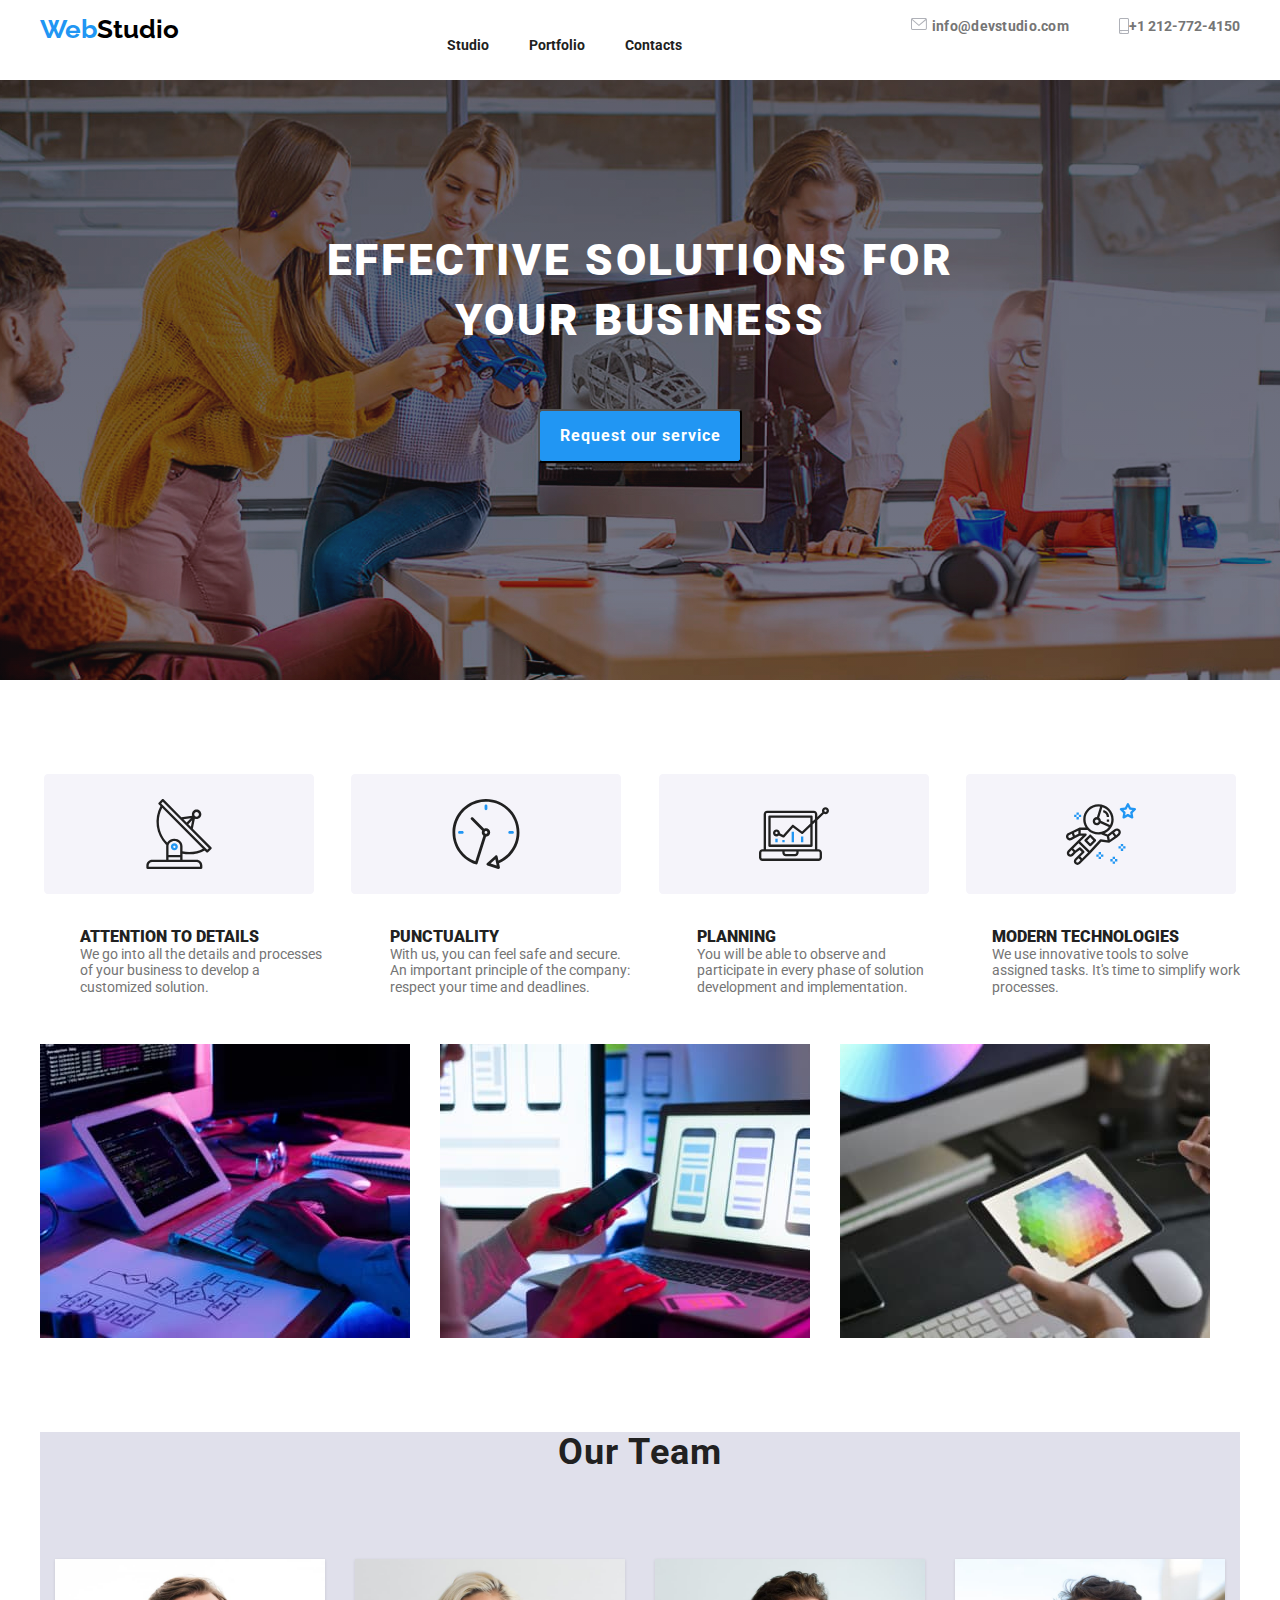
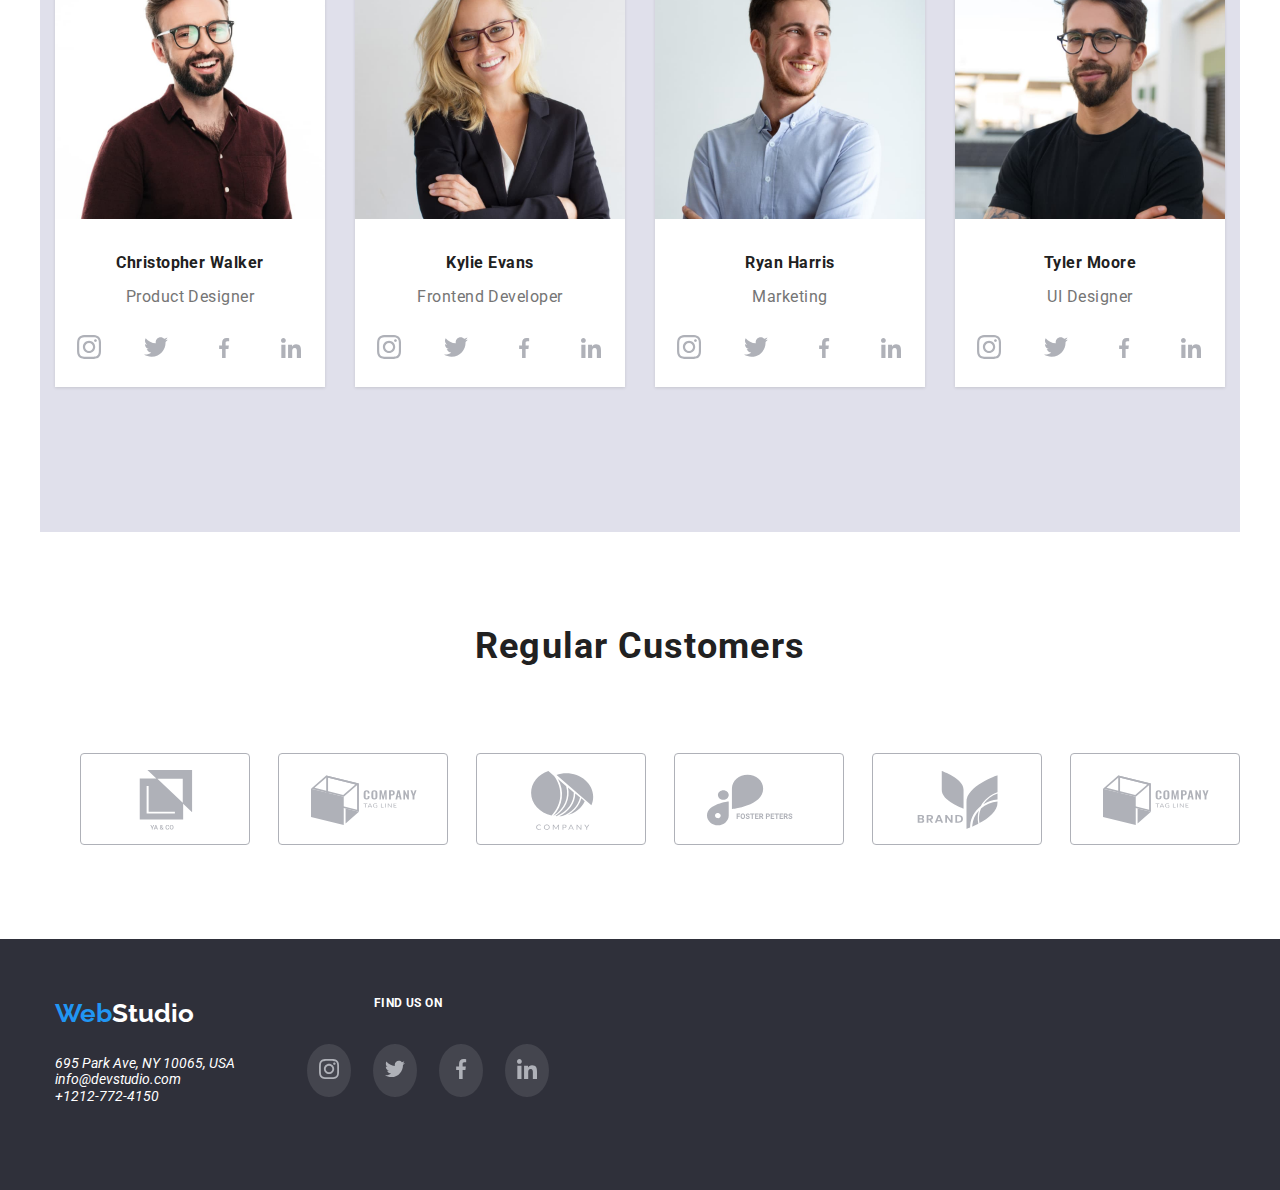
<file: index.html>
<!DOCTYPE html>
<html lang="en">
  <head>
    <meta charset="UTF-8" />
    <meta name="viewport" content="width=device-width, initial-scale=1.0" />
    <title>Studio</title>
    <link rel="stylesheet" href="./css/modern-normalize.css" />
    <link rel="preconnect" href="https://fonts.googleapis.com" />
    <link rel="preconnect" href="https://fonts.gstatic.com" crossorigin />
    <link
      href="https://fonts.googleapis.com/css2?family=Raleway:ital,wght@0,100..900;1,100..900&family=Roboto:ital,wght@0,100;0,300;0,400;0,500;0,700;0,900;1,100;1,300;1,400;1,500;1,700;1,900&display=swap"
      rel="stylesheet"
    />
    <link rel="stylesheet" href="./css/styles.css" />
  </head>
  <!--Prima parte/antet-->
  <body class="container">
    <header class="header__section">
      <div class="container__header">
        <a href="#"
          ><p class="index_logo"><span class="first_logo">Web</span>Studio</p>
        </a>
        <nav>
          <ul class="header_navigation">
            <li><a class="link_index" href="index.html">Studio</a></li>
            <li><a class="link_index" href="portfolio.html">Portfolio</a></li>
            <li><a class="link_index" href="#">Contacts</a></li>
          </ul>
        </nav>
        <div class="contact_header">
          <svg class="header_envelope" width="16" height="12">
            <use href="./images/icons.svg/symbol-defs.svg#icon-envelope-opt" />
          </svg>

          <a class="link_contact" href="mailto:info@devstudio.com">
            info@devstudio.com
          </a>

          <svg class="header_phone" width="10" height="16">
            <use
              href="./images/icons.svg/symbol-defs.svg#icon-smartphone-opt"
            />
          </svg>
          <a class="link_contact_phone" href="tel:+12127724150"
            >+1 212-772-4150</a
          >
        </div>
      </div>
    </header>
    <!--Titlul principal-->
    <main>
      <section class="main_title">
        <h1>
          EFFECTIVE SOLUTIONS FOR<br />
          YOUR BUSINESS
        </h1>
        <button class="button_index" type="button">Request our service</button>
      </section>
      <div class="icons">
        <svg class="header_antena" width="270px" height="120px">
          <use href="./images/icons.svg/symbol-defs.svg#icon-antena-opt" />
        </svg>
        <svg class="header_clock" width="270px" height="120px">
          <use href="./images/icons.svg/symbol-defs.svg#icon-clock-opt" />
        </svg>
        <svg class="header_monitor" width="270px" height="120px">
          <use href="./images/icons.svg/symbol-defs.svg#icon-monitor-opt" />
        </svg>
        <svg class="header_astronaut" width="270px" height="120px">
          <use href="./images/icons.svg/symbol-defs.svg#icon-astronaut-opt" />
        </svg>
      </div>
      <div class="section_div">
        <ul class="details_paragraph">
          <li class="p_section">
            <strong>ATTENTION TO DETAILS</strong>
            <p class="paragraph">
              We go into all the details and processes<br />of your business to
              develop a<br />customized solution.
            </p>
          </li>
          <li class="p_section">
            <strong> PUNCTUALITY</strong>
            <p class="paragraph">
              With us, you can feel safe and secure.<br />An important principle
              of the company:<br />respect your time and deadlines.
            </p>
          </li>
          <li class="p_section">
            <strong>PLANNING</strong>
            <p class="paragraph">
              You will be able to observe and<br />participate in every phase of
              solution<br />development and implementation.
            </p>
          </li>
          <li class="p_section">
            <strong>MODERN TECHNOLOGIES</strong>
            <p class="paragraph">
              We use innovative tools to solve<br />assigned tasks. It's time to
              simplify work<br />processes.
            </p>
          </li>
        </ul>
      </div>

      <!--What we do section with pictures-->
      <section class="information">
        <h2>What we do</h2>
        <div class="pictures_second_part">
          <img src="./images/first-img.jpg" alt="computer" width="370" />
          <img src="./images/second-img.jpg" alt="phone" width="370" />
          <img src="./images/third-img.jpg" alt="design" width="370" />
        </div>
      </section>
      <!--Team-->
      <section class="last_part_index">
        <h2>Our Team</h2>
        <ul class="team_last">
          <li class="shadow_cards">
            <img
              src="./images/christopher-walker.jpg"
              alt="Christopher Walker"
              width="270"
            />
            <p class="team_member">Christopher Walker</p>
            <p class="member_profession">Product Designer</p>
            <div class="social_media">
              <a href="">
                <svg class="header_insta" width="24px" height="24px">
                  <use
                    href="./images/icons.svg/symbol-defs.svg#icon-instagram-opt"
                  />
                </svg>
              </a>
              <a href="">
                <svg class="header_twitter" width="24px" height="24px">
                  <use
                    href="./images/icons.svg/symbol-defs.svg#icon-twitter-opt"
                  />
                </svg>
              </a>
              <a href="">
                <svg class="header_facebook" width="24px" height="20px">
                  <use
                    href="./images/icons.svg/symbol-defs.svg#icon-facebook-opt"
                  />
                </svg>
              </a>
              <a href="">
                <svg class="header_linkedin" width="24px" height="20px">
                  <use
                    href="./images/icons.svg/symbol-defs.svg#icon-linkedin-opt"
                  />
                </svg>
              </a>
            </div>
          </li>
          <li class="shadow_cards">
            <img src="./images/kylie-evans.jpg" alt="Kylie Evans" width="270" />
            <p class="team_member">Kylie Evans</p>
            <p class="member_profession">Frontend Developer</p>
            <div class="social_media">
              <a href="">
                <svg class="header_insta" width="24px" height="24px">
                  <use
                    href="./images/icons.svg/symbol-defs.svg#icon-instagram-opt"
                  />
                </svg>
              </a>
              <a href="">
                <svg class="header_twitter" width="24px" height="24px">
                  <use
                    href="./images/icons.svg/symbol-defs.svg#icon-twitter-opt"
                  />
                </svg>
              </a>
              <a href="">
                <svg class="header_facebook" width="24px" height="20px">
                  <use
                    href="./images/icons.svg/symbol-defs.svg#icon-facebook-opt"
                  />
                </svg>
              </a>
              <a href="">
                <svg class="header_linkedin" width="24px" height="20px">
                  <use
                    href="./images/icons.svg/symbol-defs.svg#icon-linkedin-opt"
                  />
                </svg>
              </a>
            </div>
          </li>
          <li class="shadow_cards">
            <img src="./images/ryan-harris.jpg" alt="Ryan Harris" width="270" />
            <p class="team_member">Ryan Harris</p>
            <p class="member_profession">Marketing</p>
            <div class="social_media">
              <a href="">
                <svg class="header_insta" width="24px" height="24px">
                  <use
                    href="./images/icons.svg/symbol-defs.svg#icon-instagram-opt"
                  />
                </svg>
              </a>
              <a href="">
                <svg class="header_twitter" width="24px" height="24px">
                  <use
                    href="./images/icons.svg/symbol-defs.svg#icon-twitter-opt"
                  />
                </svg>
              </a>
              <a href="">
                <svg class="header_facebook" width="24px" height="20px">
                  <use
                    href="./images/icons.svg/symbol-defs.svg#icon-facebook-opt"
                  />
                </svg>
              </a>
              <a href="">
                <svg class="header_linkedin" width="24px" height="20px">
                  <use
                    href="./images/icons.svg/symbol-defs.svg#icon-linkedin-opt"
                  />
                </svg>
              </a>
            </div>
          </li>
          <li class="shadow_cards">
            <img src="./images/tyler-moore.jpg" alt="Tyler Moore" width="270" />
            <p class="team_member">Tyler Moore</p>
            <p class="member_profession">UI Designer</p>
            <div class="social_media">
              <a href="">
                <svg class="header_insta" width="24px" height="24px">
                  <use
                    href="./images/icons.svg/symbol-defs.svg#icon-instagram-opt"
                  />
                </svg>
              </a>
              <a href="">
                <svg class="header_twitter" width="24px" height="24px">
                  <use
                    href="./images/icons.svg/symbol-defs.svg#icon-twitter-opt"
                  />
                </svg>
              </a>
              <a href="">
                <svg class="header_facebook" width="24px" height="20px">
                  <use
                    href="./images/icons.svg/symbol-defs.svg#icon-facebook-opt"
                  />
                </svg>
              </a>
              <a href="">
                <svg class="header_linkedin" width="24px" height="20px">
                  <use
                    href="./images/icons.svg/symbol-defs.svg#icon-linkedin-opt"
                  />
                </svg>
              </a>
            </div>
          </li>
        </ul>
      </section>
      <section class="customers_end">
        <h2 class="end_index">Regular Customers</h2>
        <ul class="customers_loyalty">
          <li class="brand_customers">
            <svg class="reg_customers" width="106px" height="60px">
              <use href="./images/icons.svg/symbol-defs.svg#icon-ya-co-opt" />
            </svg>
          </li>
          <li class="brand_customers">
            <svg class="reg_customers" width="106px" height="60px">
              <use
                href="./images/icons.svg/symbol-defs.svg#icon-company-tag-line"
              />
            </svg>
          </li>
          <li class="brand_customers">
            <svg class="reg_customers" width="106px" height="60px">
              <use href="./images/icons.svg/symbol-defs.svg#icon-company-opt" />
            </svg>
          </li>
          <li class="brand_customers">
            <svg class="reg_customers" width="106px" height="60px">
              <use
                href="./images/icons.svg/symbol-defs.svg#icon-foster-peters"
              />
            </svg>
          </li>
          <li class="brand_customers">
            <svg class="reg_customers" width="106px" height="60px">
              <use href="./images/icons.svg/symbol-defs.svg#icon-brand-opt" />
            </svg>
          </li>
          <li class="brand_customers">
            <svg class="reg_customers" width="106px" height="60px">
              <use
                href="./images/icons.svg/symbol-defs.svg#icon-company-tag-line"
              />
            </svg>
          </li>
        </ul>
      </section>
    </main>

    <footer class="container_footer">
      <div class="footer_flex">
        <a href="#">
          <p class="l_footer"><span class="first_part_logo">Web</span>Studio</p>
        </a>
        <address class="address_index">
          695 Park Ave, NY 10065, USA <br />
          info@devstudio.com<br />
          +1212-772-4150
        </address>
      </div>
      <div class="footer_social_media">
        <h5 class="title_footer">FIND US ON</h5>
        <ul class="footer_socialm">
          <li class="icon_footer">
            <a class="footer_link_sm" href="#">
              <svg class="sm_footer" width="20px" height="20px">
                <use
                  href="./images/icons.svg/symbol-defs.svg#icon-instagram-opt"
                />
              </svg>
            </a>
          </li>
          <li class="icon_footer">
            <a href="#">
              <svg class="sm_footer" width="20px" height="20px">
                <use
                  href="./images/icons.svg/symbol-defs.svg#icon-twitter-opt"
                />
              </svg>
            </a>
          </li>
          <li class="icon_footer">
            <a href="#">
              <svg class="sm_footer" width="20px" height="20px">
                <use
                  href="./images/icons.svg/symbol-defs.svg#icon-facebook-opt"
                />
              </svg>
            </a>
          </li>
          <li class="icon_footer">
            <a href="#">
              <svg class="sm_footer" width="20px" height="20px">
                <use
                  href="./images/icons.svg/symbol-defs.svg#icon-linkedin-opt"
                />
              </svg>
            </a>
          </li>
        </ul>
      </div>
    </footer>
  </body>
</html>
</file>
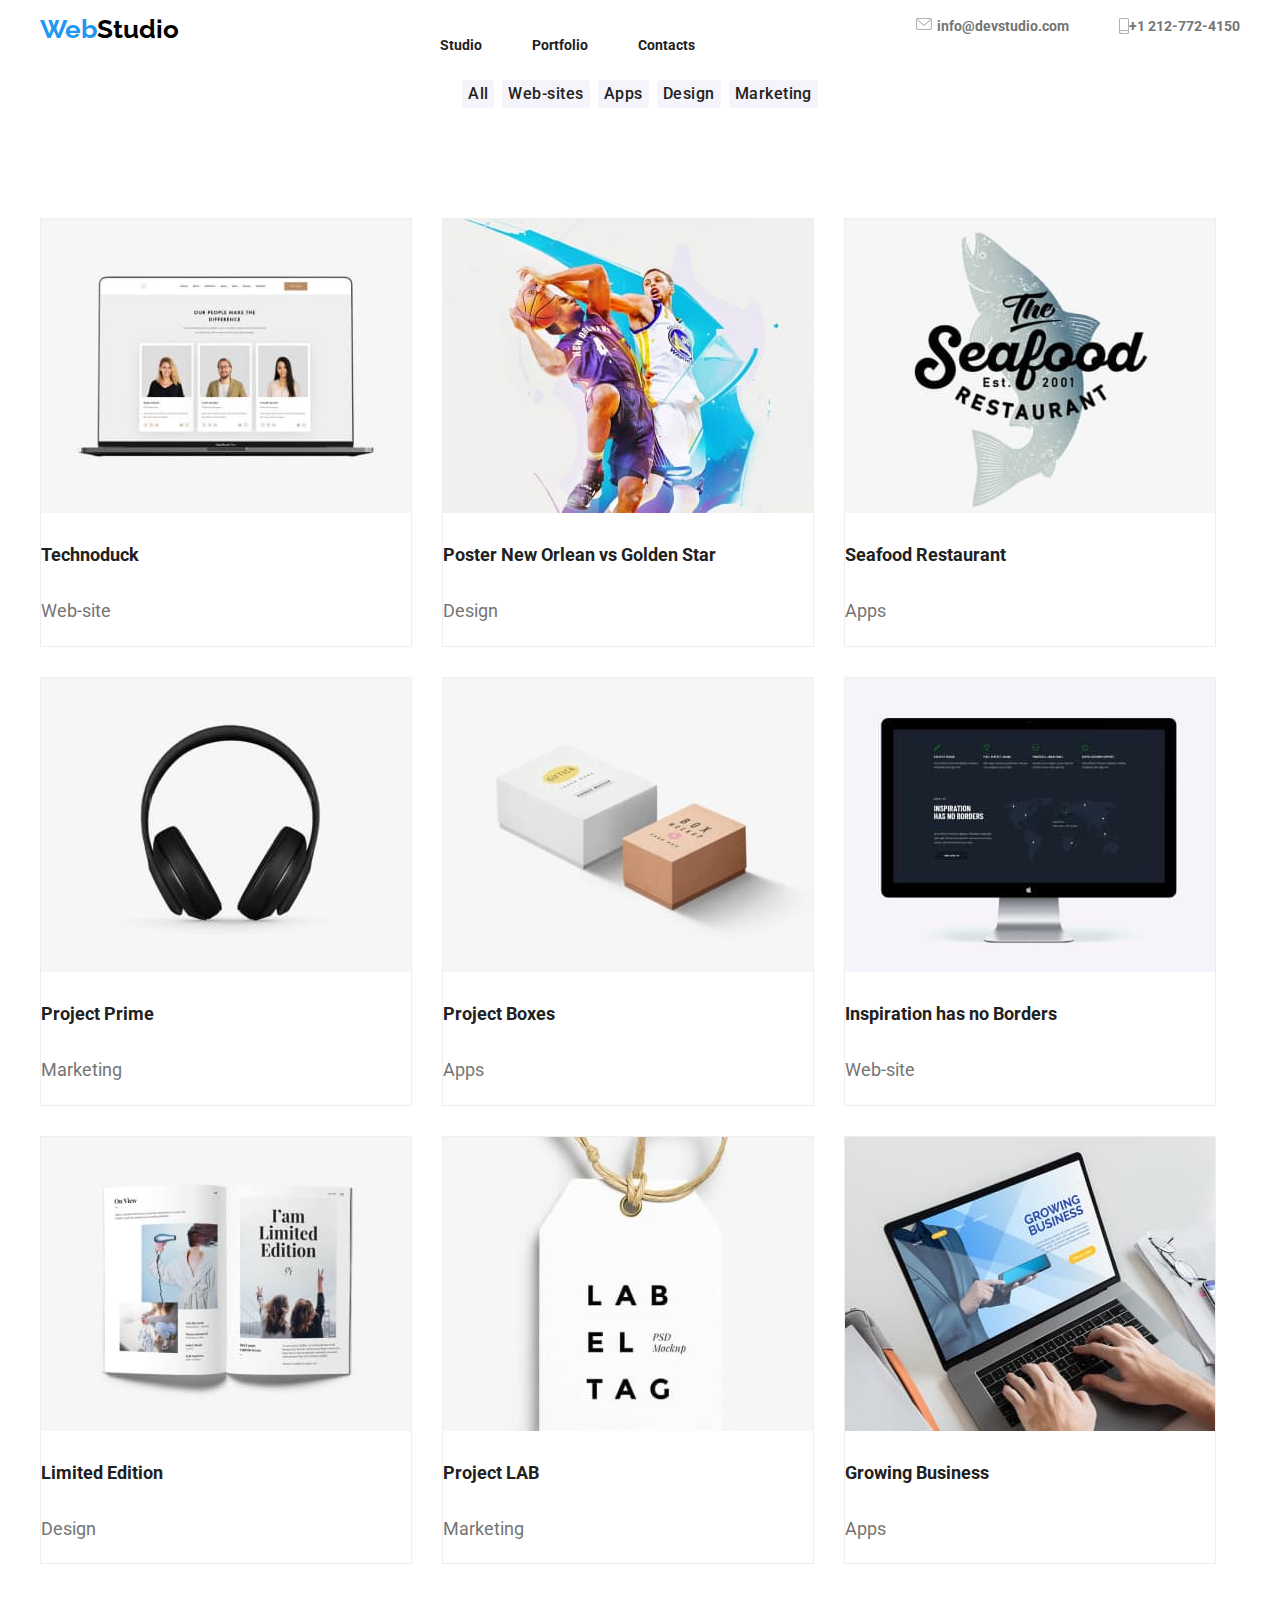
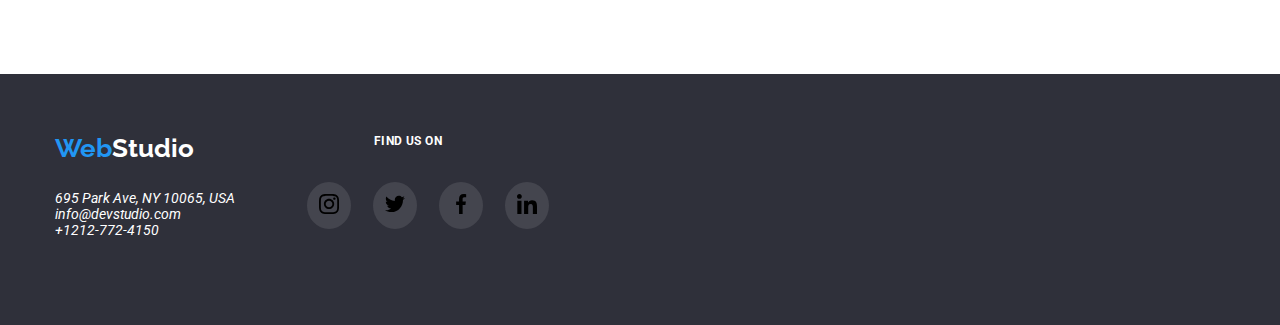
<file: portfolio.html>
<!DOCTYPE html>
<html lang="en">
  <head>
    <meta charset="UTF-8" />
    <meta name="viewport" content="width=device-width, initial-scale=1.0" />
    <title>Portofoliu</title>

    <link rel="stylesheet" href="./css/modern-normalize.css" />
    <link rel="preconnect" href="https://fonts.googleapis.com" />
    <link rel="preconnect" href="https://fonts.gstatic.com" crossorigin />
    <link
      href="https://fonts.googleapis.com/css2?family=Raleway:ital,wght@0,100..900;1,100..900&family=Roboto:ital,wght@0,100;0,300;0,400;0,500;0,700;0,900;1,100;1,300;1,400;1,500;1,700;1,900&display=swap"
      rel="stylesheet"
    />
    <link rel="stylesheet" href="./css/styles.css" />
  </head>
  <!--Header section-->
  <body class="container">
    <header class="header__section">
      <div class="container__header">
        <a href="#"
          ><p class="header_logo"><span class="logo">Web</span>Studio</p>
        </a>
        <nav class="choose_section">
          <ul>
            <li><a class="link" href="index.html">Studio</a></li>
            <li><a class="link" href="portfolio.html">Portfolio</a></li>
            <li><a class="link" href="#">Contacts</a></li>
          </ul>
        </nav>
        <div class="contact_header">
          <svg class="header_envelope" width="16" height="12">
            <use href="./images/icons.svg/symbol-defs.svg#icon-envelope-opt" />
          </svg>
          <a class="send-email" href="mailto:info@devstudio.com"
            >info@devstudio.com</a
          >
          <svg class="header_phone" width="10" height="16">
            <use
              href="./images/icons.svg/symbol-defs.svg#icon-smartphone-opt"
            />
          </svg>
          <a class="phonecall" href="tel:+12127724150">+1 212-772-4150</a>
        </div>
      </div>
    </header>
    <div class="section">
      <button class="buttons" type="button">All</button>
      <button class="buttons" type="button">Web-sites</button>
      <button class="buttons" type="button">Apps</button>
      <button class="buttons" type="button">Design</button>
      <button class="buttons" type="button">Marketing</button>
    </div>
    <div class="cards_flex">
      <ul class="categories">
        <li class="cards">
          <img src="./images/technoduck.jpg" alt="Technology" width="370" />
          <p class="subtitle">Technoduck</p>
          <p class="area">Web-site</p>
        </li>
        <li class="cards">
          <img src="./images/poster.jpg" alt="Poster" width="370" />
          <p class="subtitle">Poster New Orlean vs Golden Star</p>
          <p class="area">Design</p>
        </li>
        <li class="cards">
          <img src="./images/seafood.jpg" alt="Restaurant" width="370" />
          <p class="subtitle">Seafood Restaurant</p>
          <p class="area">Apps</p>
        </li>
        <li class="cards">
          <img src="./images/headphones.jpg" alt="Headphones" width="370" />
          <p class="subtitle">Project Prime</p>
          <p class="area">Marketing</p>
        </li>
        <li class="cards">
          <img src="./images/boxes.jpg" alt="Boxes" width="370" />
          <p class="subtitle">Project Boxes</p>
          <p class="area">Apps</p>
        </li>
        <li class="cards">
          <img src="./images/monitor.jpg" alt="Researches" width="370" />
          <p class="subtitle">Inspiration has no Borders</p>
          <p class="area">Web-site</p>
        </li>
        <li class="cards">
          <img
            src="./images/book.jpg"
            alt="Limited Edition Books"
            width="370"
          />
          <p class="subtitle">Limited Edition</p>
          <p class="area">Design</p>
        </li>
        <li class="cards">
          <img
            src="./images/label-tag.jpg"
            alt="Label-tag Promoting"
            width="370"
          />
          <p class="subtitle">Project LAB</p>
          <p class="area">Marketing</p>
        </li>
        <li class="cards">
          <img
            src="./images/laptop.jpg"
            alt="Typing on the computer"
            width="370"
          />
          <p class="subtitle">Growing Business</p>
          <p class="area">Apps</p>
        </li>
      </ul>
    </div>
    <footer class="container_footer">
      <div class="footer_flex">
        <a href="#">
          <p class="footer_logo"><span class="logo_footer">Web</span>Studio</p>
        </a>
        <address class="address_portfolio">
          695 Park Ave, NY 10065, USA <br />
          info@devstudio.com<br />
          +1212-772-4150
        </address>
      </div>
      <div class="footer_social_media">
        <h5 class="title_footer">FIND US ON</h5>
        <ul class="footer_socialm">
          <li class="icon_footer">
            <svg class="sm_footer" width="20px" height="20px">
              <use
                href="./images/icons.svg/symbol-defs.svg#icon-instagram-opt"
              />
            </svg>
          </li>
          <li class="icon_footer">
            <svg class="sm_footer" width="20px" height="20px">
              <use href="./images/icons.svg/symbol-defs.svg#icon-twitter-opt" />
            </svg>
          </li>
          <li class="icon_footer">
            <svg class="sm_footer" width="20px" height="20px">
              <use
                href="./images/icons.svg/symbol-defs.svg#icon-facebook-opt"
              />
            </svg>
          </li>
          <li class="icon_footer">
            <svg class="sm_footer" width="20px" height="20px">
              <use
                href="./images/icons.svg/symbol-defs.svg#icon-linkedin-opt"
              />
            </svg>
          </li>
        </ul>
      </div>
    </footer>
  </body>
</html>
</file>
<file: css/styles.css>
:root {
  --blue: #2196f3;
  --white: #ffffff;
  --gray: #757575;
  --light-black: #212121;
  --black: #000000;
  --special-gray: #f5f4fa;
  --footer-color: #2f303a;
  --primary-font: 'Roboto', Sans-serif;
  --secondary-font: 'raleway', Sans-serif;
  --background-index: #2f303a;
}

/*Portofolio*/
/*Header section*/
body {
  font-family: var(--primary-font);
  color: var(--white);
  
}

.header_logo {
  margin-top: 15px;
}
.header__section .container__header {
  display: flex;
  justify-content: space-between;
  margin-bottom: 10px;
}
.logo {
  color: #2196f3;
  text-decoration: none;
}
.header_logo {
  text-decoration-line: none;
  text-decoration: none;
  font-family: var(--secondary-font);
  font-size: 26px;
  font-weight: 700;
  color: var(--black);
}

/*Nav-choose_section*/
.choose_section ul {
  display: flex;
  gap: 50px;
  margin-bottom: 50px;
  padding-top: 20px;
}
.link {
  text-decoration: none;
  color: var(--light-black);
  font-size: 14px;
  font-weight: 700;
  font-family: var(--primary-font);
}

.send-email {
  text-decoration: none;
  color: var(--gray);
  font-size: 14px;
  font-family: var(--primary-font);
}
.phonecall {
  text-decoration: none;
  color: var(--gray);
  font-size: 14px;
  font-family: var(--primary-font);
}
.contact_header {
  display: flex;
  gap: 50px;
  padding-top: 18px;
  padding-bottom: 18px;
}
.choose_section .link:hover,
.link:focus {
  color: var(--blue);
}
.send-email:hover,
.send-email:focus {
  color: var(--blue);
}
.phonecall:hover,
.phonecall:focus {
  color: var(--blue);
}
/*Div-buttons*/
.buttons {
  font-family: var(--primary-font);
  font-size: 16px;
  font-weight: 500;
  line-height: 26px;
  letter-spacing: 0.03em;
  text-align: center;
  color: var(--light-black);
  background-color: var(--special-gray);
  border: none;
  border-radius: 4px;
  cursor: pointer;
}
.section {
  display: flex;
  justify-content: center;
  gap: 8px;
}
.buttons:hover, .buttons:focus {
  color: var(--white);
  background-color: var(--blue);
  text-shadow: 10px 10px 10px var(--black);
}

/*List-categories*/
.subtitle {
  font-size: 18px;
  font-family: var(--primary-font);
  color: var(--light-black);
  font-weight: 700;
  line-height: 2;
  text-align: left;
  padding-top: 20px;
}
.area {
  font-family: var(--primary-font);
  font-size: 18px;
  font-weight: 400;
  line-height: 1.8;
  color: var(--gray);
  padding-top: 4px;
}
.categories {
  display: flex;
  gap: 30px;
  padding-top: 94px;
  padding-bottom: 94px;
}
.cards {
  border: 1px solid rgba(238, 238, 238, 1);
}
.cards_flex ul {
  display: flex;
  flex-wrap: wrap;
 padding-left: 0px;
}
.cards:hover {
  box-shadow: 10px 10px 15px var(--black);

}

/*Footer section*/
footer {
  background-color: var(--footer-color);
}
.footer_logo {
  font-family: var(--secondary-font);
  font-size: 26px;
  font-weight: 700;
  color: var(--white);
  text-decoration: none;
}
.logo_footer {
  color: var(--blue);
}
.address_portfolio {
  font-size: 14px;
  color: var(--white);
}
a {
  text-decoration: none;
  font-size: 26px;
  font-weight: 700;
}
.address_portfolio:hover,
.address_portfolio:focus {
  color: var(--blue);
}
/*Index html style*/
/*Header logo*/
.header__section {
  height: 80px;
}
.header_phone {
  margin-right: -50px;
}
.header_envelope {
  margin-right: -45px;
}
.index_logo {
  color: var(--black);
  font-family: var(--secondary-font);
  font-size: 26px;
  font-weight: 700;
}
.first_logo {
  color: var(--blue);
}
.link_index {
  font-family: var(--primary-font);
  font-size: 14px;
  font-weight: 700;
  color: var(--light-black);

}

.header_navigation {
  display: flex;
  justify-content: space-between;
  gap: 40px;
  padding-top: 20px;
}
.index_logo {
  margin-top: 15px;
}
.contact_header {
  display: flex;
  padding-top: 18px;
  padding-bottom: 18px;
}

.link_index {
  margin-top: 40px;
  margin-bottom: 40px;
}

.button_index {
  font-size: 16px;
  line-height: 30px;
  display: flex;
  align-self: center;
}
ul {
  list-style: none;
}
.link_contact {
  font-size: 14px;
  color: var(--gray);
  font-family: var(--primary-font);
  letter-spacing: 0.02em;
}

.link_contact_phone {
  font-size: 14px;
  color: var(--gray);
  font-family: var(--primary-font);
}
.link_index:hover,
.link_index:focus {
  color: var(--blue);
}
.link_contact:hover,
.link_contact:focus {
  color: var(--blue);
}
.link_contact_phone:hover,
.link_contact_phone:focus {
  color: var(--blue);
}

p {
  margin-top: 0%;
}


.main_title {
  height: 100vh;
  display: flex;
  align-items: center;
  flex-direction: column;
  background-color: var(--background-index);
  background-image: linear-gradient(
      rgba(47, 48, 58, 0.4),
      rgba(47, 48, 58, 0.2)
    ),
    url(../images/img-bg.jpg);
  background-size: cover;
 height: 600px;
  width: 1600px;
  background-repeat: no-repeat;
  border-radius: 0%;
  background-position: 50% 50%;
 position: relative;
 right: 200px;

  
}

.button_index:hover,
.button_index:focus {
  background-color: var(--blue);
  color: var(--white);
  cursor: pointer;
}
.button_index {
  font-family: var(--primary-font);
  vertical-align: middle;
  padding-top: 10px;
  padding-bottom: 10px;
  padding-right: 19px;
  padding-left: 20px;
  font-size: 16px;
  font-weight: 700;
  line-height: 30px;
  letter-spacing: 0.06em;
  background-color: var(--blue);
  color: var(--white);
  margin-top: 30px;
  border-radius: 4px;
  
}
h1 {
  margin-top: 150px;
  font-size: 44px;
  letter-spacing: 0.06em;
  line-height: 60px;
  text-align: center;
  font-family: var(--primary-font);
  font-weight: 900;
}
.icons {
  display: flex;
  justify-content: space-around;
  margin-top: 94px;
  margin-bottom: 30px;
  gap: 30px;
}
.section_div {
  color: var(--light-black);
  font-family: var(--primary-font);
  font-weight: 700;
  margin-top: -60px;
}
.paragraph {
  color: var(--gray);
  font-size: 14px;
  font-weight: 400;
}
.information {
  color: var(--light-black);
  font-size: 36px;
  font-weight: 700;
  text-align: center;
}
/*Last Part-Team*/
.shadow_cards {
text-shadow: box-shadow: 0px 2px 1px 0px rgba(0, 0, 0, 0.2);
box-shadow: 0px 1px 1px 0px rgba(0, 0, 0, 0.14);
box-shadow: 0px 1px 3px 0px rgba(0, 0, 0, 0.12);
background-color: white;
}


.social_media {
  display: flex;
  justify-content: space-around;
  margin-top: 16px;

}
.team_member {
  font-size: 16px;
  font-weight: 700;
  color: var(--light-black);
  text-align: center;
  margin-top: 30px;
  font-family: var(--primary-font);
  letter-spacing: 0.03em;
}
.member_profession {
  font-size: 16px;
  color: var(--gray);
  text-align: center;
  margin-top: 10px;
  font-family: var(--primary-font);
  letter-spacing: 0.03em;
}
h2 {
  color: var(--light-black);
  font-size: 36px;
  font-family: var(--primary-font);
  text-align: center;
  margin-bottom: -100px;
}
/*Footer */
.first_part_logo {
  color: var(--blue);
}

.l_footer {
  color: var(--white);
  font-family: var(--secondary-font);
}
.address_index {
  font-family: var(--primary-font);
  font-size: 14px;
  color: var(--white);
}
.address_index:hover,
.address_index:focus {
  color: var(--blue);
}

.container {
  width: 1200px;
 margin-left: auto;
  margin-right: auto;
}


.details_paragraph {
  display: flex;
  justify-content: space-between;
  margin-top: 94px;
  margin-bottom: 94px;
}
.p_section {
  margin-left: 0px;
}
h2 {
 
  font-size: 36px;
  letter-spacing: 0.03em;
  margin-top: 94px;
}
.pictures_second_part {
  display: flex;
  gap: 30px;
  margin-bottom: 94px;
}
.team_last {
  display: flex;
  justify-content: space-between;
  gap: 30px;
  margin-top: 186px;
  margin-bottom: 94px;
  width: 1170px;
  height: 428px;
  padding-left: 15px;
}

.last_part_index {
  background-color: rgb(224, 224, 235);
  height: 700px;
  max-width: 1600px;
}
.customers_loyalty {
  display: flex;
  justify-content: space-between;
 margin-top: 186px;
 margin-bottom: 94px;
 
}
.end_index {
 width: auto;
 font-size: 36px;
 font-family: var(--primary-font);
 font-weight: 700px
 ;
}
.reg_customers {
  margin: 16px 32px;
}
.brand_customers {
  width: 170px;
  height: 92px;
  border: 1px solid rgba(175, 177, 184, 1);
  border-radius: 4px;
}

/*FOOTER INDEX */
.container_footer {
  display: flex;
  flex-direction: row;
  width: 1600px;
  height: 251px;
  position: relative;
  right: 200px;
}
.footer_flex {
  display: flex;
  flex-direction: column;
  justify-content: left;
  margin-left: 215px;
  margin-top: 60px;
}
.footer_social_media {
 width: 206px;
 height: 80px;
 display: flex;
 flex-direction: column;
 justify-content: center; 
 margin-top: 65px;
 align-items: center;
 margin-left: 70px;
 font-size: 14px;
 letter-spacing: 0.03em;
 font-family: var(--primary-font);
 
}
.footer_socialm {
  display: flex;
gap: 22px;
}
.footer_socialm li {
  padding: 12px;
  border-radius: 100%;
  background-color: rgba(255, 255, 255, 0.1);
  display: block;
}
.social_media a {
  padding: 12px;
  border-radius: 100%;
  background-color: var(--white)
}
.social_media a:hover, .social_media a:focus {
  fill: var(--white);
  background-color: var(--blue);
}
.customers_loyalty li:hover, .customers_loyalty li:focus {
  border-color:  var(--blue)
}

.reg_customers:hover, 
.reg_customers:focus {
 fill: var(--blue);
 border-radius-style: solid;
 border-radius-width: 1px;
 border-radius-color: var(--blue);
}

.social_media a {
  fill: #AFB1B8;
}

.footer_socialm li:hover, .footer_socialm li:focus {
  fill: var(--white);
  background-color: var(--blue);
}
.sm_footer:hover, .sm_footer:focus {
 fill: var(--white);
 } 
.reg_customers {
  fill: rgba(175, 177, 184, 1);

}

.icon_footer a{
  fill: rgba(175, 177, 184, 1) ;
}

.header_envelope {
  fill: rgba(175, 177, 184, 1);
}
.header_phone {
  fill: rgba(175, 177, 184, 1);
}
.header_phone:hover, .header_phone:focus {
  fill: var(--white);
  background-color: var(--blue);
}
.header_envelope:hover, .header_envelope:focus {
  fill: var(--white);
  background-color: var(--blue);
}
</file>
